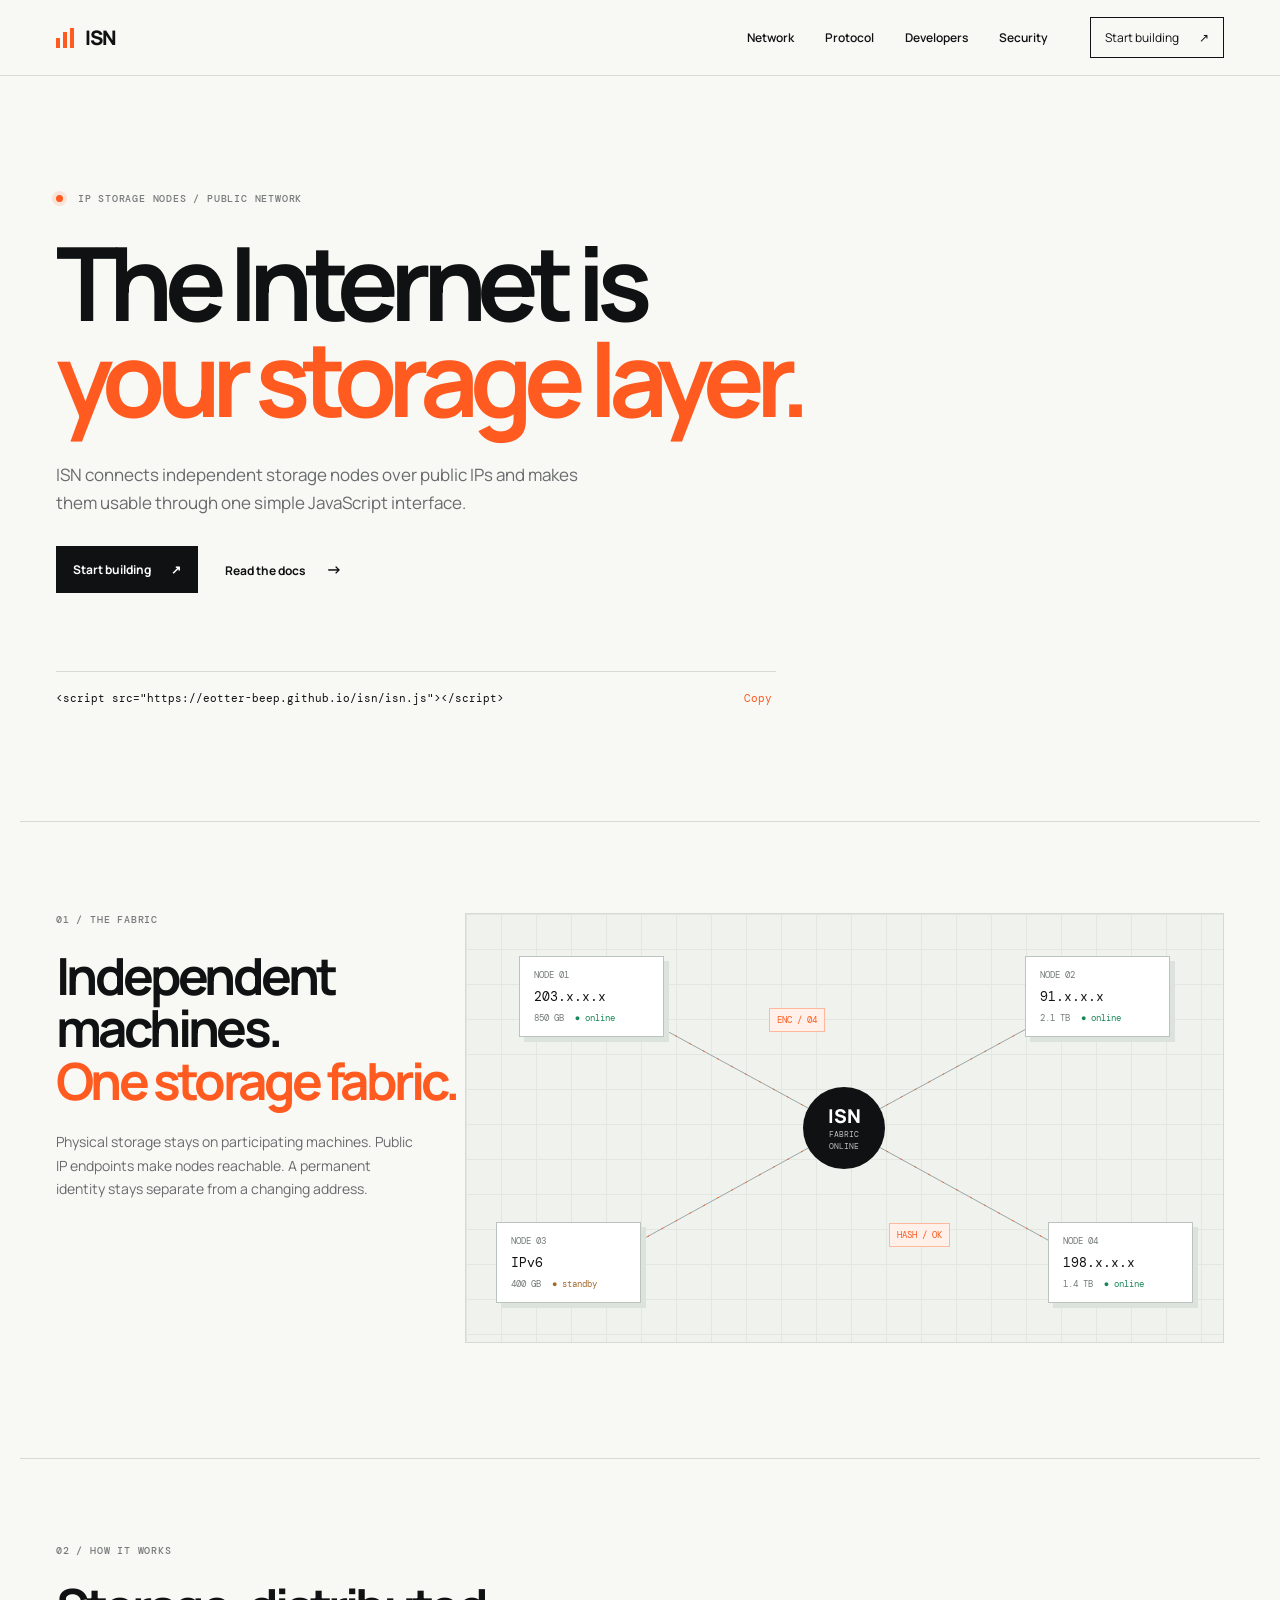
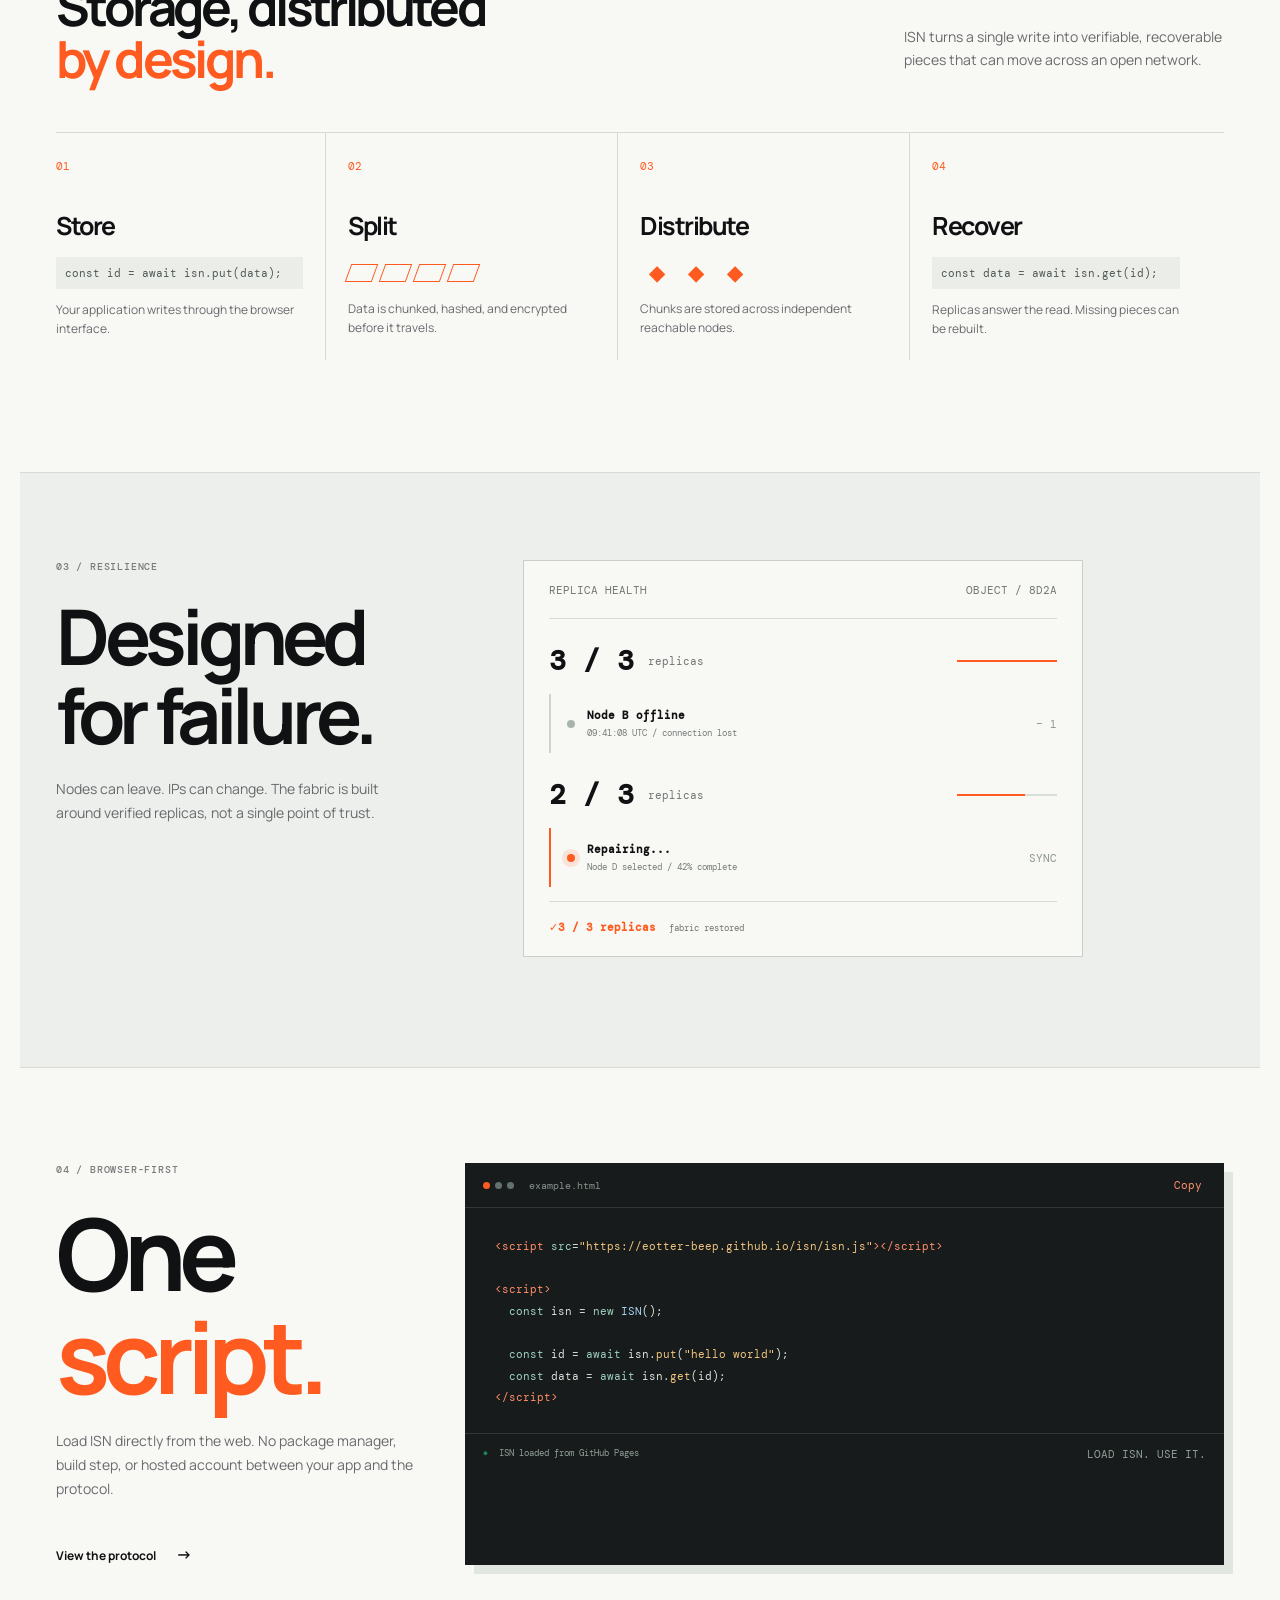
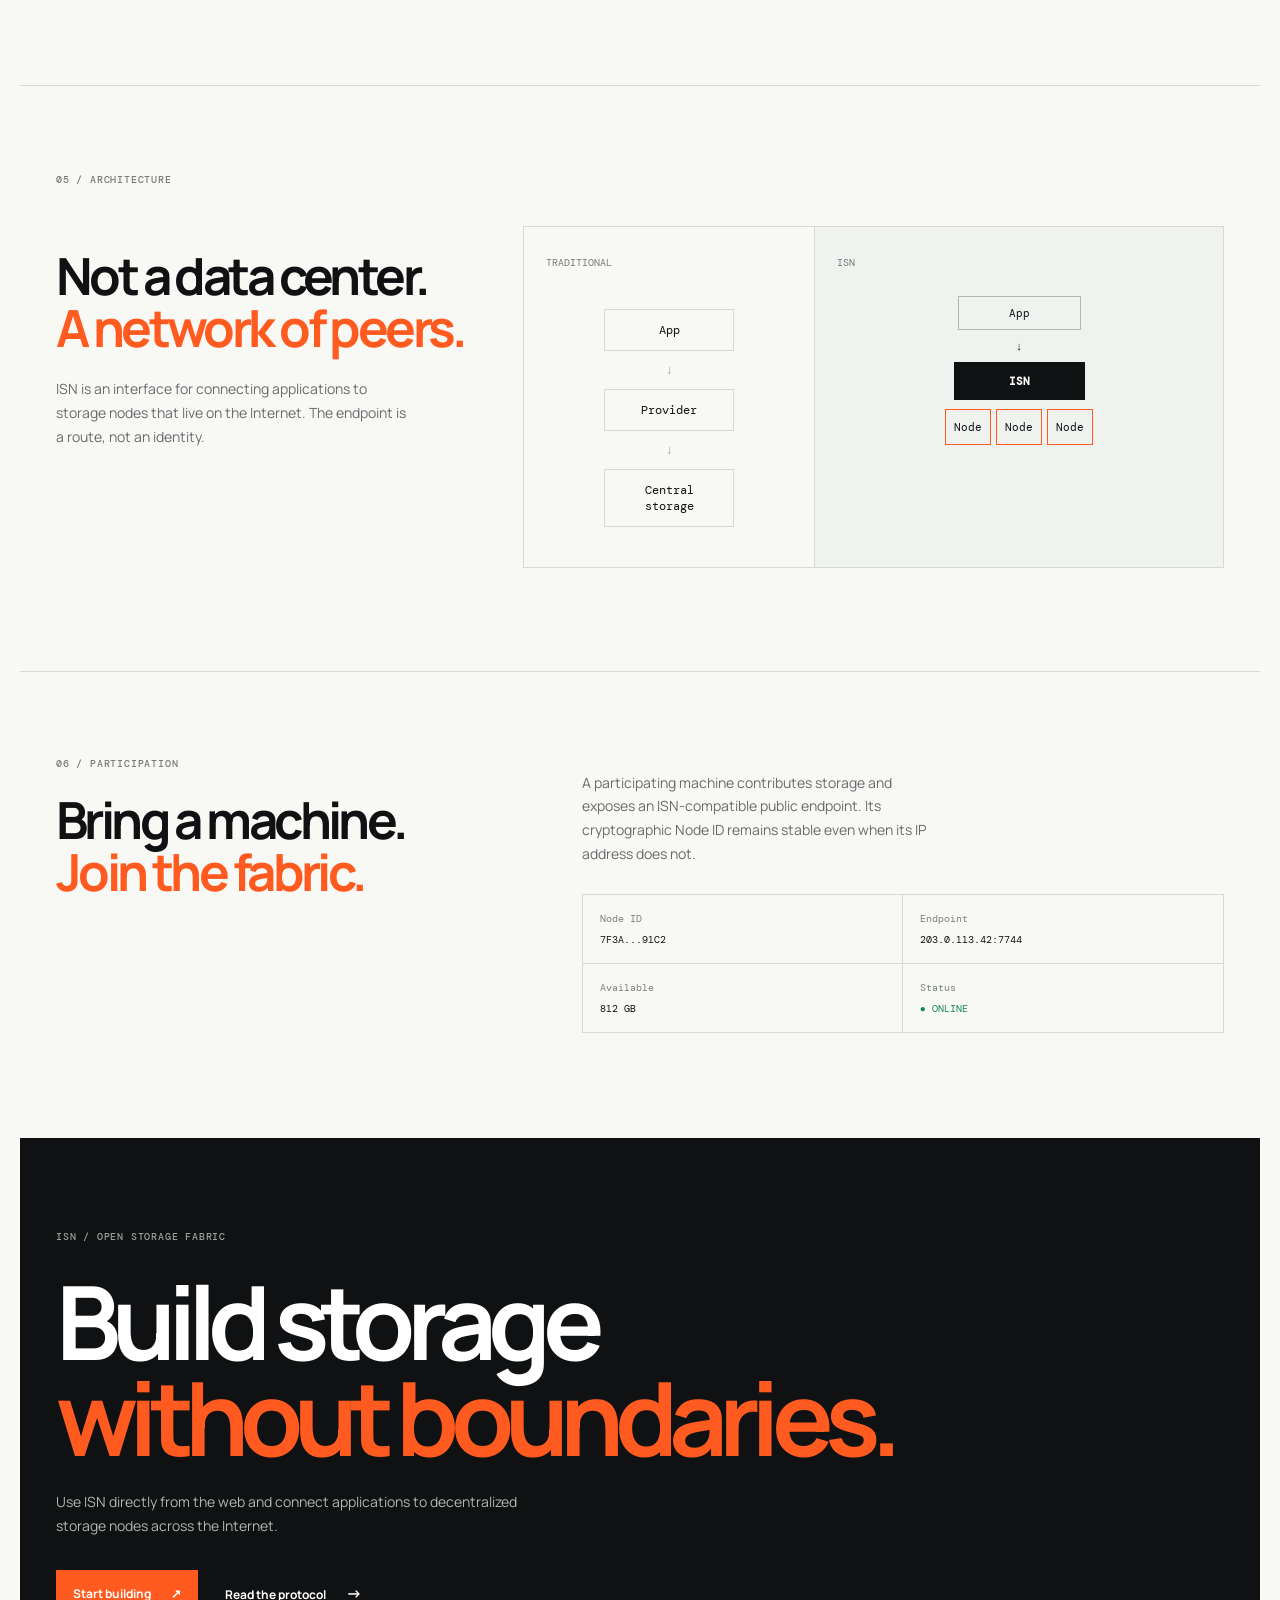
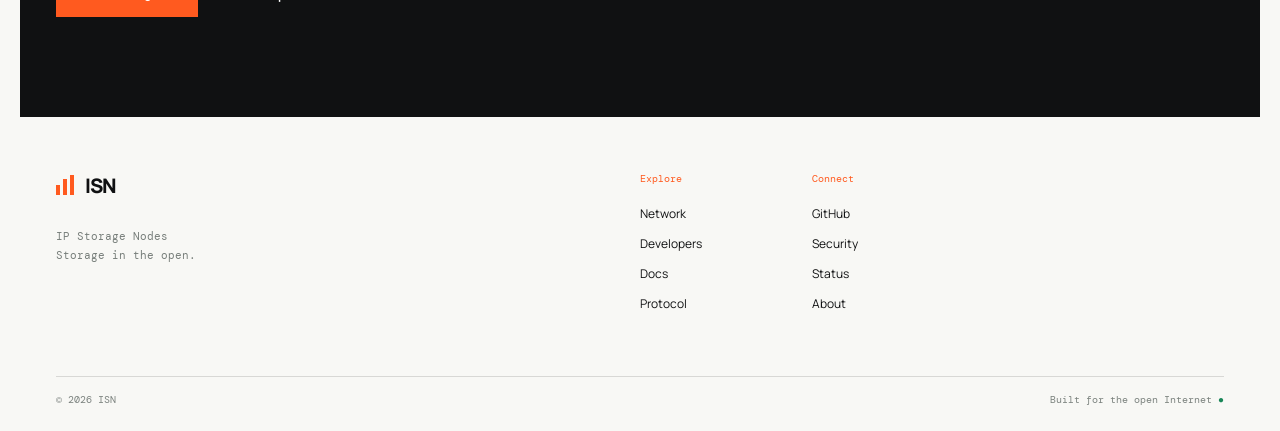
<file: index.html>
<!doctype html>
<html lang="en">
<head>
  <meta charset="utf-8">
  <meta name="viewport" content="width=device-width, initial-scale=1">
  <meta name="description" content="ISN turns independent IP-addressable machines into one decentralized storage fabric.">
  <title>ISN / The Internet is your storage layer</title>
  <link rel="preconnect" href="https://fonts.googleapis.com">
  <link rel="preconnect" href="https://fonts.gstatic.com" crossorigin>
  <link href="https://fonts.googleapis.com/css2?family=DM+Mono:wght@400;500&family=Manrope:wght@400;500;600;700;800&display=swap" rel="stylesheet">
  <link rel="stylesheet" href="styles.css">
</head>
<body>
  <header class="site-header">
    <a class="brand" href="#top" aria-label="ISN home"><span class="brand-mark"><i></i><i></i><i></i></span><span>ISN</span></a>
    <button class="menu-toggle" aria-expanded="false" aria-controls="main-nav">Menu <span>+</span></button>
    <nav id="main-nav" class="main-nav" aria-label="Main navigation">
      <a href="#network">Network</a><a href="#protocol">Protocol</a><a href="#developers">Developers</a><a href="#security">Security</a>
    </nav>
    <a class="header-cta" href="#developers">Start building <span>↗</span></a>
  </header>

  <main id="top">
    <section class="hero section-wrap">
      <div class="eyebrow"><span class="pulse"></span> IP STORAGE NODES / PUBLIC NETWORK</div>
      <h1>The Internet is<br><em>your storage layer.</em></h1>
      <p class="hero-copy">ISN connects independent storage nodes over public IPs and makes them usable through one simple JavaScript interface.</p>
      <div class="hero-actions"><a class="button button-dark" href="#developers">Start building <span>↗</span></a><a class="text-link" href="#protocol">Read the docs <span>→</span></a></div>
      <div class="include-line"><span class="mono">&lt;script src="https://eotter-beep.github.io/isn/isn.js"&gt;&lt;/script&gt;</span><button class="copy-button" data-copy="&lt;script src=&quot;https://eotter-beep.github.io/isn/isn.js&quot;&gt;&lt;/script&gt;" aria-label="Copy script include">Copy</button></div>
    </section>

    <section id="network" class="network-section section-wrap rule-top">
      <div class="section-intro"><div class="eyebrow">01 / THE FABRIC</div><h2>Independent machines.<br><span>One storage fabric.</span></h2><p>Physical storage stays on participating machines. Public IP endpoints make nodes reachable. A permanent identity stays separate from a changing address.</p></div>
      <div class="network-map" aria-label="ISN network visualization">
        <div class="map-grid"></div><svg class="connections" viewBox="0 0 700 430" aria-hidden="true"><path d="M350 215L130 95M350 215L570 95M350 215L105 350M350 215L595 350"/><path class="moving-line" d="M350 215L130 95M350 215L570 95M350 215L105 350M350 215L595 350"/></svg>
        <div class="core-node"><span>ISN</span><small>FABRIC<br>ONLINE</small></div>
        <div class="node-card n1"><b>NODE 01</b><strong>203.x.x.x</strong><span>850 GB <i class="online">● online</i></span></div>
        <div class="node-card n2"><b>NODE 02</b><strong>91.x.x.x</strong><span>2.1 TB <i class="online">● online</i></span></div>
        <div class="node-card n3"><b>NODE 03</b><strong>IPv6</strong><span>400 GB <i class="offline">● standby</i></span></div>
        <div class="node-card n4"><b>NODE 04</b><strong>198.x.x.x</strong><span>1.4 TB <i class="online">● online</i></span></div>
        <div class="chunk chunk-a">ENC / 04</div><div class="chunk chunk-b">HASH / OK</div>
      </div>
    </section>

    <section id="protocol" class="steps-section section-wrap rule-top"><div class="eyebrow">02 / HOW IT WORKS</div><div class="steps-heading"><h2>Storage, distributed<br><span>by design.</span></h2><p>ISN turns a single write into verifiable, recoverable pieces that can move across an open network.</p></div><div class="steps-grid">
      <article class="step"><span>01</span><h3>Store</h3><code>const id = await isn.put(data);</code><p>Your application writes through the browser interface.</p></article>
      <article class="step"><span>02</span><h3>Split</h3><div class="mini-diagram"><i></i><i></i><i></i><i></i></div><p>Data is chunked, hashed, and encrypted before it travels.</p></article>
      <article class="step"><span>03</span><h3>Distribute</h3><div class="distribution"><b>◆</b><b>◆</b><b>◆</b></div><p>Chunks are stored across independent reachable nodes.</p></article>
      <article class="step"><span>04</span><h3>Recover</h3><code>const data = await isn.get(id);</code><p>Replicas answer the read. Missing pieces can be rebuilt.</p></article>
    </div></section>

    <section class="failure-section section-wrap rule-top"><div class="failure-copy"><div class="eyebrow">03 / RESILIENCE</div><h2>Designed<br>for <span>failure.</span></h2><p>Nodes can leave. IPs can change. The fabric is built around verified replicas, not a single point of trust.</p></div><div class="repair-panel"><div class="repair-top"><span>REPLICA HEALTH</span><span class="mono">OBJECT / 8D2A</span></div><div class="replica-state"><strong>3 / 3</strong><span>replicas</span><i class="state-line full"></i></div><div class="repair-event"><span class="event-dot"></span><div><b>Node B offline</b><small>09:41:08 UTC / connection lost</small></div><em>− 1</em></div><div class="replica-state reduced"><strong>2 / 3</strong><span>replicas</span><i class="state-line"></i></div><div class="repair-event active"><span class="event-dot"></span><div><b>Repairing...</b><small>Node D selected / 42% complete</small></div><em>SYNC</em></div><div class="repair-state"><span>✓</span><b>3 / 3 replicas</b><small>fabric restored</small></div></div></section>

    <section id="developers" class="developer-section section-wrap rule-top"><div class="developer-label"><div class="eyebrow">04 / BROWSER-FIRST</div><h2>One<br><span>script.</span></h2><p>Load ISN directly from the web. No package manager, build step, or hosted account between your app and the protocol.</p><a class="text-link" href="#footer">View the protocol <span>→</span></a></div><div class="code-window"><div class="window-bar"><span><i></i><i></i><i></i></span><b>example.html</b><button class="copy-button" data-copy="&lt;script src=&quot;https://eotter-beep.github.io/isn/isn.js&quot;&gt;&lt;/script&gt;\n\n&lt;script&gt;\n  const isn = new ISN();\n  const id = await isn.put(\"hello world\");\n  const data = await isn.get(id);\n&lt;/script&gt;">Copy</button></div><pre><code><span class="tag">&lt;script</span> <span class="attr">src</span>=<span class="str">"https://eotter-beep.github.io/isn/isn.js"</span><span class="tag">&gt;&lt;/script&gt;</span>

<span class="tag">&lt;script&gt;</span>
  <span class="key">const</span> isn = <span class="key">new</span> <span class="type">ISN</span>();

  <span class="key">const</span> id = <span class="key">await</span> isn.<span class="fn">put</span>(<span class="str">"hello world"</span>);
  <span class="key">const</span> data = <span class="key">await</span> isn.<span class="fn">get</span>(id);
<span class="tag">&lt;/script&gt;</span></code></pre><div class="code-footer"><span><i class="online">●</i> ISN loaded from GitHub Pages</span><span class="mono">LOAD ISN. USE IT.</span></div></div></section>

    <section id="security" class="architecture-section section-wrap rule-top"><div class="eyebrow">05 / ARCHITECTURE</div><div class="arch-grid"><div><h2>Not a data center.<br><span>A network of peers.</span></h2><p>ISN is an interface for connecting applications to storage nodes that live on the Internet. The endpoint is a route, not an identity.</p></div><div class="arch-compare"><div class="compare-col"><b>TRADITIONAL</b><div class="arch-stack"><span>App</span><i>↓</i><span>Provider</span><i>↓</i><span>Central storage</span></div></div><div class="compare-col isn-arch"><b>ISN</b><div class="isn-stack"><span>App</span><i>↓</i><strong>ISN</strong><div><span>Node</span><span>Node</span><span>Node</span></div></div></div></div></div></section>

    <section class="node-section section-wrap"><div><div class="eyebrow">06 / PARTICIPATION</div><h2>Bring a machine.<br><span>Join the fabric.</span></h2></div><div class="node-info"><p>A participating machine contributes storage and exposes an ISN-compatible public endpoint. Its cryptographic Node ID remains stable even when its IP address does not.</p><div class="telemetry"><div><span>Node ID</span><b>7F3A...91C2</b></div><div><span>Endpoint</span><b>203.0.113.42:7744</b></div><div><span>Available</span><b>812 GB</b></div><div><span>Status</span><b class="online">● ONLINE</b></div></div></div></section>

    <section class="final-cta section-wrap"><div class="eyebrow">ISN / OPEN STORAGE FABRIC</div><h2>Build storage<br><em>without boundaries.</em></h2><p>Use ISN directly from the web and connect applications to decentralized storage nodes across the Internet.</p><div class="hero-actions"><a class="button button-light" href="#developers">Start building <span>↗</span></a><a class="light-link" href="#protocol">Read the protocol <span>→</span></a></div></section>
  </main>

  <footer id="footer" class="site-footer section-wrap"><div class="footer-brand"><a class="brand" href="#top"><span class="brand-mark"><i></i><i></i><i></i></span><span>ISN</span></a><p>IP Storage Nodes<br>Storage in the open.</p></div><div class="footer-links"><div><b>Explore</b><a href="#network">Network</a><a href="#developers">Developers</a><a href="#protocol">Docs</a><a href="#protocol">Protocol</a></div><div><b>Connect</b><a href="https://github.com/eotter-beep/isn">GitHub</a><a href="#security">Security</a><a href="#top">Status</a><a href="#top">About</a></div></div><div class="footer-bottom"><span>© 2026 ISN</span><span>Built for the open Internet <i class="online">●</i></span></div></footer>
  <script src="app.js"></script>
</body>
</html>
</file>
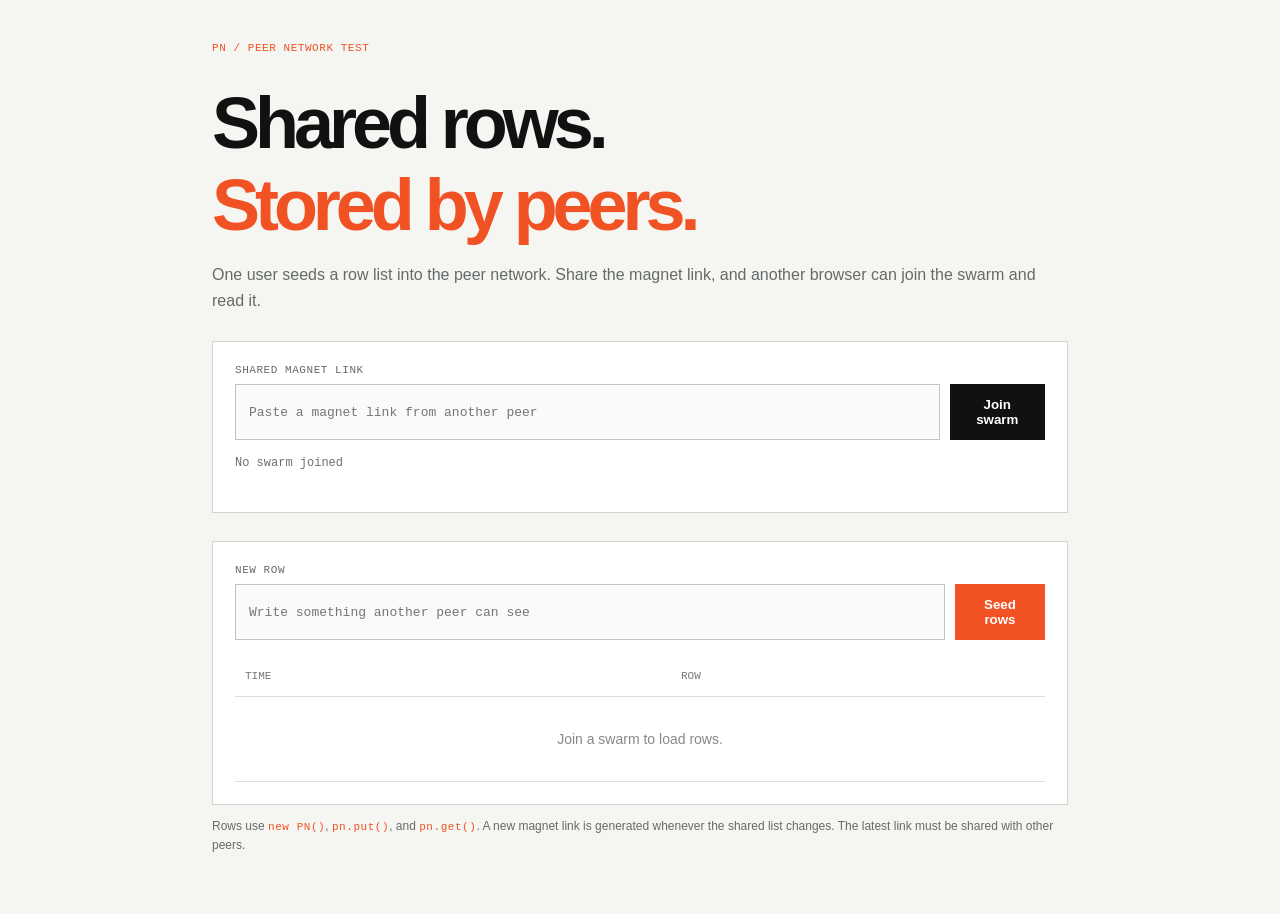
<file: test.html>
<!doctype html>
<html lang="en">
<head><meta charset="utf-8"><meta name="viewport" content="width=device-width, initial-scale=1"><title>PN / Shared peer test</title><style>:root{font-family:Arial,sans-serif;color:#111;background:#f5f5f2}*{box-sizing:border-box}body{max-width:900px;margin:0 auto;padding:42px 22px}h1{font-size:clamp(38px,7vw,72px);letter-spacing:-.07em;margin:28px 0 12px}p{color:#656b68;line-height:1.6}.eyebrow,label,code{font:11px monospace;letter-spacing:.05em}.eyebrow{color:#f05223}.panel{border:1px solid #d3d5d1;background:#fff;padding:22px;margin-top:28px}label{display:block;color:#656b68;margin-bottom:8px}.input-row{display:flex;gap:10px;margin-bottom:16px}input{width:100%;border:1px solid #bfc5c0;background:#fafaf8;padding:13px;font:13px monospace}button{border:0;background:#111;color:#fff;padding:13px 16px;font-weight:bold;cursor:pointer}button.secondary{background:#f05223}.status{font:12px monospace;color:#69716c;min-height:18px;margin:16px 0}.table-wrap{overflow:auto}table{width:100%;border-collapse:collapse;font-size:14px}th,td{text-align:left;border-bottom:1px solid #ddd;padding:14px 10px}th{font:11px monospace;color:#777}.empty{text-align:center;color:#888;padding:34px}.hint{font-size:12px}.hint code{color:#f05223}</style></head>
<body><div class="eyebrow">PN / PEER NETWORK TEST</div><h1>Shared rows.<br><span style="color:#f05223">Stored by peers.</span></h1><p>One user seeds a row list into the peer network. Share the magnet link, and another browser can join the swarm and read it.</p>
<section class="panel"><label for="magnet">SHARED MAGNET LINK</label><div class="input-row"><input id="magnet" placeholder="Paste a magnet link from another peer"><button id="join">Join swarm</button></div><div id="status" class="status">No swarm joined</div></section>
<section class="panel"><form id="row-form"><label for="text">NEW ROW</label><div class="input-row"><input id="text" placeholder="Write something another peer can see" required><button class="secondary">Seed rows</button></div></form><div class="table-wrap"><table><thead><tr><th>TIME</th><th>ROW</th></tr></thead><tbody id="rows"><tr><td colspan="2" class="empty">Join a swarm to load rows.</td></tr></tbody></table></div></section>
<p class="hint">Rows use <code>new PN()</code>, <code>pn.put()</code>, and <code>pn.get()</code>. A new magnet link is generated whenever the shared list changes. The latest link must be shared with other peers.</p>
<script src="https://eotter-beep.github.io/isn/isn.js"></script><script>
const pn=new PN(),magnet=document.querySelector('#magnet'),status=document.querySelector('#status'),rows=document.querySelector('#rows');let board=[];
const safe=(v)=>v.replace(/[&<>'"]/g,(c)=>({'&':'&amp;','<':'&lt;','>':'&gt;',"'":'&#39;','"':'&quot;'}[c]));const render=()=>{rows.innerHTML=board.length?board.slice().reverse().map((r)=>`<tr><td>${new Date(r.time).toLocaleTimeString()}</td><td>${safe(r.text)}</td></tr>`).join(''):'<tr><td colspan="2" class="empty">No rows yet.</td></tr>'};
const load=async()=>{board=await pn.get(magnet.value);render();status.textContent=`${board.length} row${board.length===1?'':'s'} loaded from peers`};document.querySelector('#join').onclick=async()=>{try{await load()}catch(e){status.textContent=e.message;status.style.color='#b33d1a'}};document.querySelector('#row-form').onsubmit=async(e)=>{e.preventDefault();try{board.push({text:document.querySelector('#text').value,time:Date.now()});magnet.value=await pn.put(board);document.querySelector('#text').value='';render();status.textContent='Seeded. Share the new magnet link with another peer.'}catch(error){status.textContent=error.message;status.style.color='#b33d1a'}};
</script></body></html>
</file>
<file: styles.css>
:root{--ink:#101112;--muted:#686a6d;--line:#d8d8d5;--soft:#f3f3f0;--orange:#ff5a1f;--blue:#dfe9f2}*{box-sizing:border-box}html{scroll-behavior:smooth}body{margin:0;background:#f8f8f5;color:var(--ink);font-family:Manrope,Arial,sans-serif}a{color:inherit;text-decoration:none}.section-wrap{max-width:1240px;margin:auto;padding-left:36px;padding-right:36px}.site-header{height:76px;display:flex;align-items:center;border-bottom:1px solid var(--line);padding:0 max(36px,calc((100vw - 1240px)/2 + 36px));gap:42px;position:relative;z-index:2;background:#f8f8f5}.brand{display:flex;align-items:center;gap:11px;font-weight:800;font-size:20px;letter-spacing:-.06em}.brand-mark{display:flex;gap:3px;align-items:end;height:20px}.brand-mark i{display:block;width:4px;background:var(--orange);height:10px}.brand-mark i:nth-child(2){height:16px}.brand-mark i:nth-child(3){height:20px}.main-nav{display:flex;gap:31px;margin-left:auto;font-size:12px;font-weight:600}.main-nav a:hover,.text-link:hover,.light-link:hover{color:var(--orange)}.header-cta{font-size:12px;border:1px solid var(--ink);padding:11px 14px}.header-cta span,.button span{margin-left:18px}.menu-toggle{display:none;background:none;border:0;font:inherit}.eyebrow{font:500 10px 'DM Mono',monospace;letter-spacing:.08em;color:#777b7b}.pulse{display:inline-block;background:var(--orange);width:7px;height:7px;border-radius:50%;margin-right:8px;box-shadow:0 0 0 4px #ff5a1f20}.hero{padding-top:116px;padding-bottom:112px}.hero h1{font-size:clamp(55px,8vw,112px);line-height:.94;letter-spacing:-.085em;margin:29px 0 34px;max-width:990px}.hero h1 em,.final-cta em{font-style:normal;color:var(--orange)}.hero-copy{max-width:530px;font-size:17px;line-height:1.65;color:var(--muted);margin:0 0 29px}.hero-actions{display:flex;align-items:center;gap:27px}.button{display:inline-block;padding:15px 17px;font-size:12px;font-weight:700}.button-dark{background:var(--ink);color:white}.button-light{background:var(--orange);color:white}.text-link,.light-link{font-size:12px;font-weight:700}.text-link span,.light-link span{margin-left:18px;font-size:16px}.include-line{border-top:1px solid var(--line);margin-top:78px;padding-top:15px;display:flex;justify-content:space-between;align-items:center;max-width:720px}.mono,code,pre,.copy-button{font:11px 'DM Mono',monospace}.copy-button{border:0;background:none;color:var(--orange);cursor:pointer;padding:4px}.rule-top{border-top:1px solid var(--line)}.network-section{display:grid;grid-template-columns:35% 65%;padding-top:91px;padding-bottom:115px}.section-intro h2,.steps-heading h2,.failure-copy h2,.developer-label h2,.arch-grid h2,.node-section h2{font-size:clamp(34px,4vw,57px);line-height:1.03;letter-spacing:-.07em;margin:23px 0}.section-intro h2 span,.steps-heading h2 span,.developer-label h2 span,.arch-grid h2 span,.node-section h2 span{color:var(--orange)}.section-intro p,.failure-copy p,.developer-label p,.arch-grid p,.node-info p{color:var(--muted);line-height:1.7;font-size:14px;max-width:360px}.network-map{height:430px;background:#f0f2ee;position:relative;overflow:hidden;border:1px solid var(--line)}.map-grid{position:absolute;inset:0;background-image:linear-gradient(#d8ded8 1px,transparent 1px),linear-gradient(90deg,#d8ded8 1px,transparent 1px);background-size:35px 35px;opacity:.5}.connections{position:absolute;inset:0;width:100%;height:100%}.connections path{fill:none;stroke:#9ba6a3;stroke-width:1}.connections .moving-line{stroke:var(--orange);stroke-dasharray:2 14;animation:flow 4s linear infinite}@keyframes flow{to{stroke-dashoffset:-64}}.core-node{position:absolute;left:50%;top:50%;transform:translate(-50%,-50%);background:var(--ink);color:#fff;width:82px;height:82px;border-radius:50%;display:grid;place-content:center;text-align:center}.core-node span{font-weight:800;font-size:19px}.core-node small{font:8px 'DM Mono',monospace;color:#b8bfbd;line-height:1.4}.node-card{position:absolute;background:#fff;border:1px solid #bbc3be;padding:12px 14px;width:145px;box-shadow:5px 5px 0 #dce2dc}.node-card b,.node-card span{display:block;font:9px 'DM Mono',monospace;color:#737a77}.node-card strong{font:13px 'DM Mono',monospace;display:block;margin:7px 0}.node-card i{font-style:normal;margin-left:6px}.online{color:#198658}.offline{color:#a06a2d}.n1{left:7%;top:10%}.n2{right:7%;top:10%}.n3{left:4%;bottom:9%}.n4{right:4%;bottom:9%}.chunk{position:absolute;color:var(--orange);font:9px 'DM Mono',monospace;background:#fff0e9;padding:5px 7px;border:1px solid #ffb89b;animation:float 3s ease-in-out infinite}.chunk-a{left:40%;top:22%}.chunk-b{right:36%;bottom:22%;animation-delay:1s}@keyframes float{50%{transform:translateY(-5px)}}.steps-section{padding-top:85px;padding-bottom:112px}.steps-heading{display:flex;justify-content:space-between;align-items:end;margin-bottom:47px}.steps-heading h2{margin-bottom:0}.steps-heading p{max-width:320px;color:var(--muted);font-size:14px;line-height:1.6}.steps-grid{display:grid;grid-template-columns:repeat(4,1fr);border-top:1px solid var(--line)}.step{min-height:225px;padding:20px 22px 10px 0;border-right:1px solid var(--line);margin-right:22px}.step:last-child{border:0}.step>span{font:11px 'DM Mono',monospace;color:var(--orange)}.step h3{font-size:25px;letter-spacing:-.06em;margin:33px 0 14px}.step code{display:block;color:#515958;background:#eaede8;padding:9px;min-height:30px}.step p{color:var(--muted);font-size:12px;line-height:1.55}.mini-diagram,.distribution{height:31px;display:flex;gap:7px;align-items:center}.mini-diagram i{width:27px;height:18px;border:1px solid var(--orange);display:block;transform:skew(-20deg)}.distribution{justify-content:space-around;width:110px}.distribution b{color:var(--orange);font-size:20px}.failure-section{display:grid;grid-template-columns:40% 60%;padding-top:87px;padding-bottom:110px;background:#ecefeb}.failure-copy h2{font-size:clamp(48px,6vw,78px)}.repair-panel{background:#f8f8f5;border:1px solid #c9d0cb;max-width:560px;padding:22px 25px;font:11px 'DM Mono',monospace}.repair-top,.repair-event,.replica-state{display:flex;align-items:center;justify-content:space-between}.repair-top{padding-bottom:21px;border-bottom:1px solid var(--line);color:#707673}.replica-state{justify-content:start;gap:14px;padding:23px 0 15px}.replica-state strong{font-size:28px}.replica-state span{color:#707673}.state-line{height:2px;background:var(--orange);width:100px;margin-left:auto}.state-line:not(.full){background:linear-gradient(90deg,var(--orange) 68%,#d8ded8 68%)}.repair-event{border-left:2px solid #cdd4cf;padding:14px 0 14px 16px}.event-dot{width:8px;height:8px;background:#aab4ae;border-radius:50%;margin-right:12px}.repair-event div{margin-right:auto}.repair-event b,.repair-event small{display:block}.repair-event small{color:#747c78;font-size:9px;margin-top:5px}.repair-event em{font-style:normal;color:#8c9790}.repair-event.active{border-color:var(--orange)}.repair-event.active .event-dot{background:var(--orange);box-shadow:0 0 0 5px #ff5a1f21}.repair-state{margin-top:14px;border-top:1px solid var(--line);padding-top:18px;color:var(--orange)}.repair-state small{color:#707673;margin-left:13px}.developer-section{padding-top:95px;padding-bottom:120px;display:grid;grid-template-columns:35% 65%}.developer-label h2{font-size:clamp(62px,8vw,100px);margin:25px 0 22px}.developer-label .text-link{display:inline-block;margin-top:28px}.code-window{background:#171b1b;color:#dae3dc;box-shadow:9px 9px 0 #e2e6e0}.window-bar{height:45px;border-bottom:1px solid #303937;display:flex;align-items:center;padding:0 18px;gap:15px}.window-bar>span{display:flex;gap:5px}.window-bar i{width:7px;height:7px;border-radius:50%;background:#63716c}.window-bar i:first-child{background:var(--orange)}.window-bar b{font:10px 'DM Mono',monospace;color:#89948e}.window-bar .copy-button{margin-left:auto;color:#ff916d}.code-window pre{padding:28px 30px 24px;overflow:auto;line-height:1.8;margin:0;font-size:12px}.tag{color:#ff8d68}.attr,.key{color:#9ed2c0}.str,.fn{color:#f2c67f}.type{color:#aad3f5}.code-footer{border-top:1px solid #303937;padding:13px 18px;display:flex;justify-content:space-between;font:9px 'DM Mono',monospace;color:#92a098}.code-footer i{margin-right:6px}.architecture-section{padding-top:87px;padding-bottom:103px}.arch-grid{display:grid;grid-template-columns:40% 60%;margin-top:40px}.arch-compare{display:grid;grid-template-columns:1fr 1.4fr;border:1px solid var(--line)}.compare-col{padding:22px;border-right:1px solid var(--line)}.compare-col:last-child{border:0}.compare-col>b{font:10px 'DM Mono',monospace;color:#737a77}.arch-stack{text-align:center;margin:38px auto 18px;display:flex;flex-direction:column;gap:11px;align-items:center;font:12px 'DM Mono',monospace}.arch-stack i{font-style:normal;color:#999}.arch-stack span{padding:12px;border:1px solid var(--line);width:130px}.isn-arch{background:#eff2ef}.isn-stack{margin:25px auto;display:flex;flex-direction:column;align-items:center;gap:9px;font:11px 'DM Mono',monospace}.isn-stack>span{border:1px solid #adb8b1;padding:9px 50px}.isn-stack strong{background:var(--ink);color:#fff;padding:12px 55px}.isn-stack>div{display:flex;gap:5px}.isn-stack>div span{border:1px solid var(--orange);padding:10px 8px}.node-section{border-top:1px solid var(--line);padding-top:85px;padding-bottom:105px;display:grid;grid-template-columns:45% 55%}.telemetry{border:1px solid var(--line);margin-top:28px;display:grid;grid-template-columns:1fr 1fr}.telemetry div{padding:17px;border-bottom:1px solid var(--line)}.telemetry div:nth-child(odd){border-right:1px solid var(--line)}.telemetry div:nth-last-child(-n+2){border-bottom:0}.telemetry span,.telemetry b{display:block;font:10px 'DM Mono',monospace}.telemetry span{color:#79817c;margin-bottom:8px}.final-cta{background:var(--ink);color:#fff;padding-top:92px;padding-bottom:100px}.final-cta .eyebrow{color:#98a39d}.final-cta h2{font-size:clamp(53px,8vw,105px);line-height:.94;letter-spacing:-.085em;margin:30px 0 25px}.final-cta p{color:#aeb8b2;max-width:470px;line-height:1.7;font-size:14px;margin-bottom:32px}.light-link{color:white}.site-footer{padding-top:55px;padding-bottom:25px;display:grid;grid-template-columns:1fr 1fr}.footer-brand p{font:11px 'DM Mono',monospace;color:#777e7a;line-height:1.7;margin-top:28px}.footer-links{display:flex;gap:110px}.footer-links div{display:flex;flex-direction:column;gap:13px;font-size:12px}.footer-links b{font:10px 'DM Mono',monospace;color:var(--orange);margin-bottom:7px}.footer-bottom{grid-column:1/-1;border-top:1px solid var(--line);margin-top:64px;padding-top:16px;display:flex;justify-content:space-between;font:10px 'DM Mono',monospace;color:#7b827e}
@media(max-width:760px){.section-wrap{padding-left:20px;padding-right:20px}.site-header{padding:0 20px;height:66px}.main-nav{display:none;position:absolute;top:66px;left:0;right:0;background:#f8f8f5;border-bottom:1px solid var(--line);padding:20px;flex-direction:column;gap:20px}.main-nav.open{display:flex}.menu-toggle{display:block;margin-left:auto;font-size:11px}.menu-toggle span{color:var(--orange);font-size:17px;margin-left:5px}.header-cta{display:none}.hero{padding-top:75px;padding-bottom:70px}.hero h1{font-size:54px}.hero-copy{font-size:15px}.include-line{margin-top:55px;align-items:start;gap:12px}.include-line .mono{font-size:9px;line-height:1.7;overflow-wrap:anywhere}.network-section,.failure-section,.developer-section,.arch-grid,.node-section{display:block;padding-top:65px;padding-bottom:75px}.section-intro h2,.steps-heading h2,.failure-copy h2,.developer-label h2,.arch-grid h2,.node-section h2{font-size:43px}.network-map{margin-top:43px;height:370px}.node-card{transform:scale(.82);transform-origin:center}.n1{left:-2%;top:4%}.n2{right:-2%;top:4%}.n3{left:-4%;bottom:3%}.n4{right:-4%;bottom:3%}.steps-heading{display:block;margin-bottom:28px}.steps-heading p{margin-top:23px}.steps-grid{grid-template-columns:1fr 1fr}.step{min-height:205px;margin-right:12px;padding-right:10px}.step:nth-child(2){border-right:0}.step h3{font-size:22px;margin-top:25px}.step code{font-size:9px;overflow-wrap:anywhere}.repair-panel{margin-top:35px;padding:17px}.developer-label{margin-bottom:40px}.code-window{box-shadow:5px 5px 0 #e2e6e0}.code-window pre{font-size:10px;padding:22px 16px}.code-footer{display:block;line-height:2}.code-footer .mono{display:block}.arch-compare{margin-top:35px}.compare-col{padding:13px 8px}.arch-stack span{width:100px;font-size:9px}.isn-stack>span{padding:9px 25px}.isn-stack strong{padding:12px 30px}.isn-stack>div span{font-size:9px}.telemetry{margin-bottom:20px}.telemetry div{padding:13px 9px}.telemetry b{font-size:9px}.footer-links{gap:35px;margin-top:40px}.site-footer{display:block;padding-top:45px}.footer-bottom{margin-top:48px;display:block;line-height:2}.footer-bottom span{display:block}.final-cta{padding-top:68px;padding-bottom:75px}}
</file>
